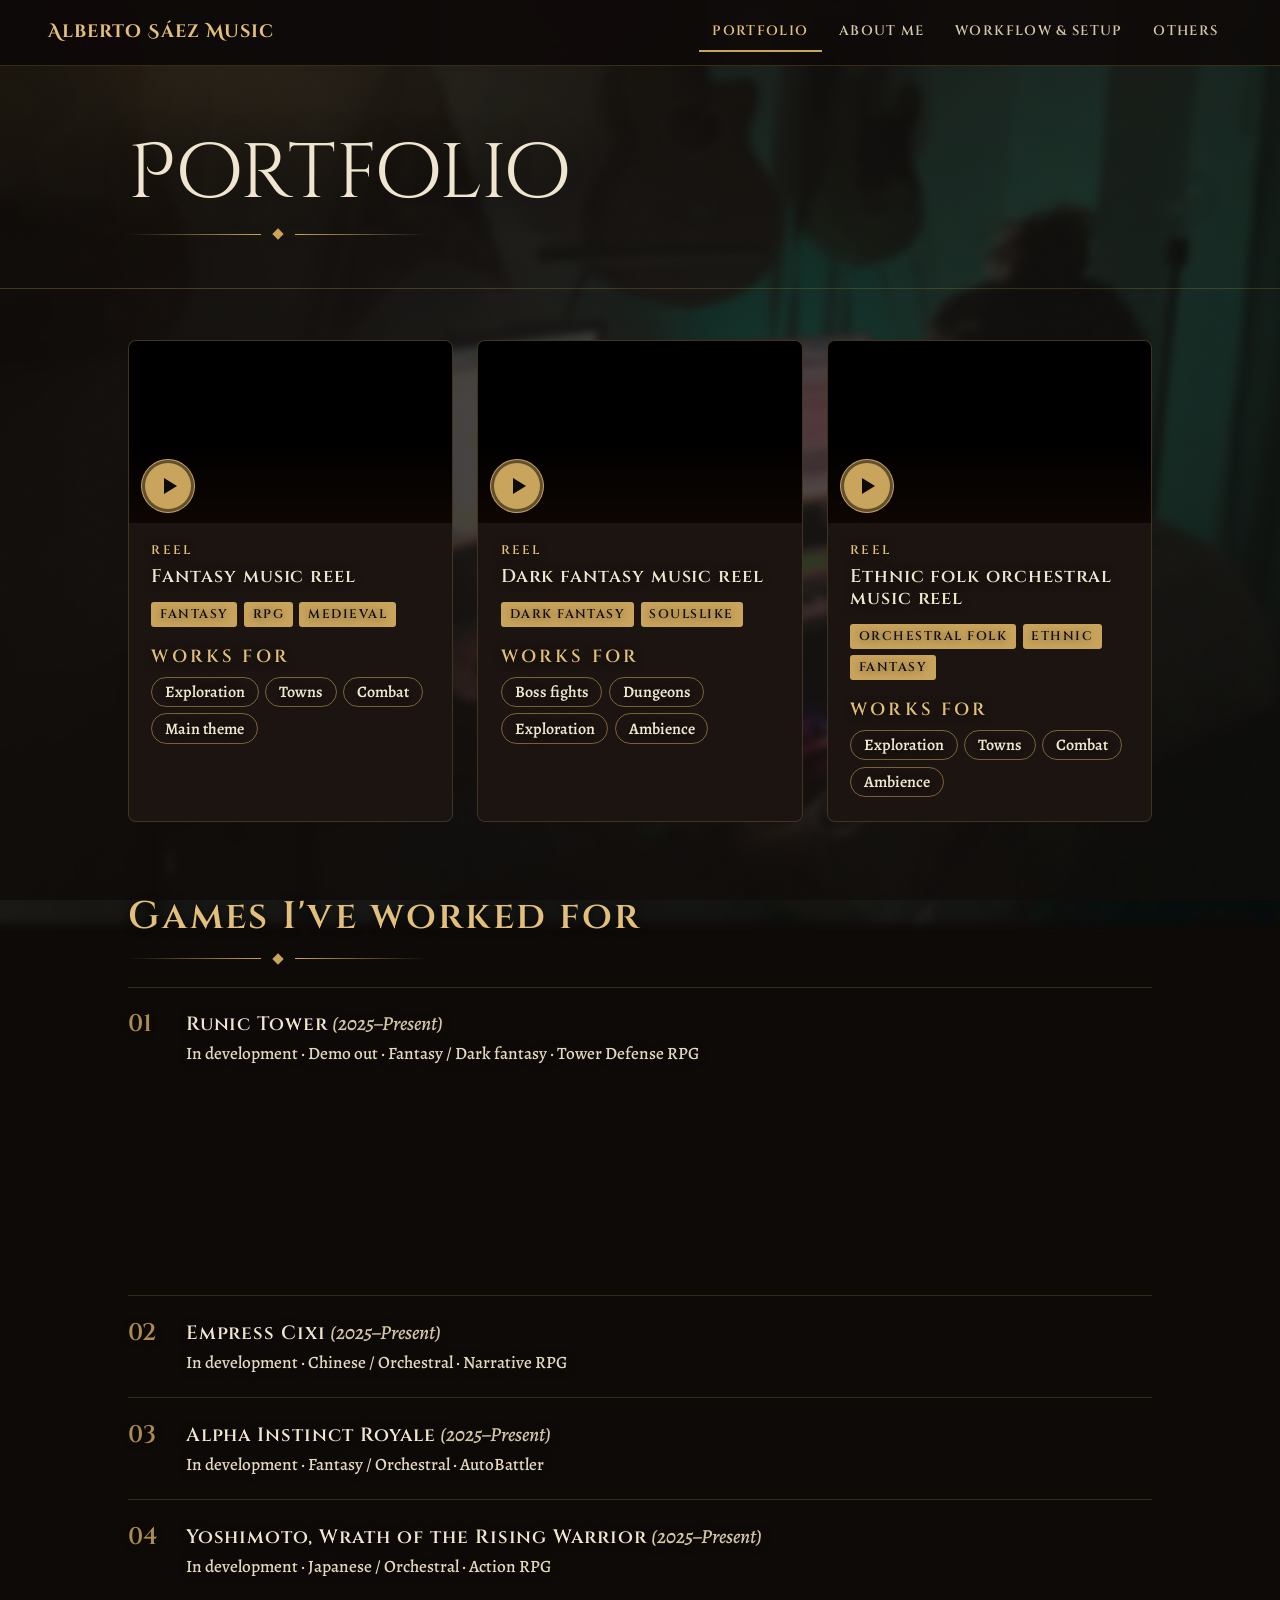
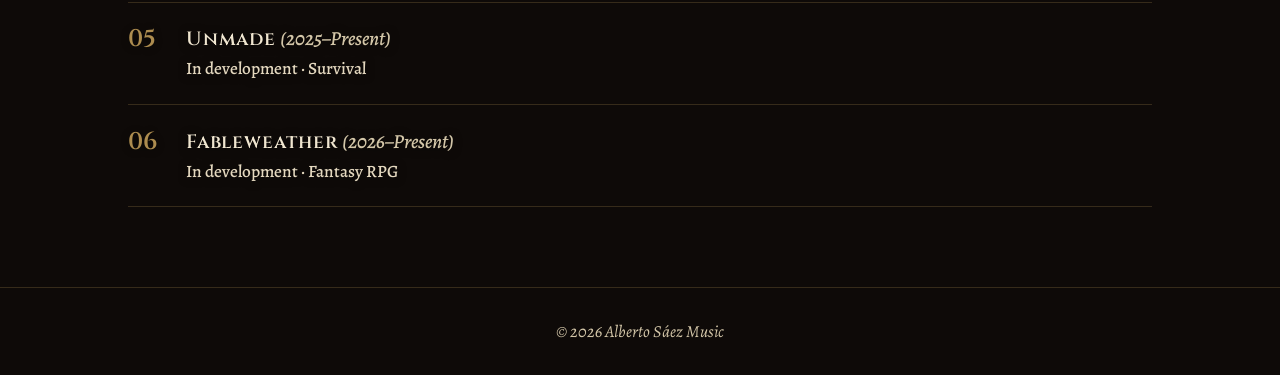
<file: index.html>
<!DOCTYPE html>
<html lang="en">
<head>
  <meta charset="UTF-8" />
  <meta name="viewport" content="width=device-width, initial-scale=1" />
  <title>Alberto Sáez Music | Fantasy &amp; Dark Fantasy Game Composer</title>
  <meta name="description" content="Portfolio of Alberto Sáez, composer of fantasy, dark fantasy and orchestral music for videogames and RPGs. Listen to his reels and see the games he has worked on." />
  <meta name="robots" content="index, follow, max-image-preview:large, max-snippet:-1, max-video-preview:-1" />
  <link rel="canonical" href="https://albertosaezmusic.netlify.app/" />
  <meta name="author" content="Alberto Sáez" />
  <meta name="theme-color" content="#120d0a" />
  <link rel="icon" href="/favicon.ico" sizes="48x48" />
  <link rel="icon" type="image/png" sizes="32x32" href="/favicon-32.png" />
  <link rel="icon" type="image/png" sizes="192x192" href="/favicon-192.png" />
  <link rel="apple-touch-icon" href="/apple-touch-icon.png" />
  <meta property="og:type" content="website" />
  <meta property="og:site_name" content="Alberto Sáez Music" />
  <meta property="og:locale" content="en_US" />
  <meta property="og:title" content="Alberto Sáez Music | Fantasy &amp; Dark Fantasy Game Composer" />
  <meta property="og:description" content="Portfolio of Alberto Sáez, composer of fantasy, dark fantasy and orchestral music for videogames and RPGs. Listen to his reels and see the games he has worked on." />
  <meta property="og:url" content="https://albertosaezmusic.netlify.app/" />
  <meta property="og:image" content="https://albertosaezmusic.netlify.app/social-share.jpg" />
  <meta property="og:image:width" content="1200" />
  <meta property="og:image:height" content="630" />
  <meta property="og:image:alt" content="Alberto Sáez Music, composer of music for videogames: studio with two monitors running Cubase" />
  <meta name="twitter:card" content="summary_large_image" />
  <meta name="twitter:title" content="Alberto Sáez Music | Fantasy &amp; Dark Fantasy Game Composer" />
  <meta name="twitter:description" content="Portfolio of Alberto Sáez, composer of fantasy, dark fantasy and orchestral music for videogames and RPGs. Listen to his reels and see the games he has worked on." />
  <meta name="twitter:image" content="https://albertosaezmusic.netlify.app/social-share.jpg" />
  <script type="application/ld+json">{"@context": "https://schema.org", "@graph": [{"@type": "WebSite", "@id": "https://albertosaezmusic.netlify.app/#website", "url": "https://albertosaezmusic.netlify.app/", "name": "Alberto Sáez Music", "inLanguage": "en", "publisher": {"@id": "https://albertosaezmusic.netlify.app/#person"}}, {"@type": "Person", "@id": "https://albertosaezmusic.netlify.app/#person", "name": "Alberto Sáez", "alternateName": "Alberto Sáez Music", "jobTitle": "Composer", "description": "Composer · Music for videogames, RPGs, D&D campaigns and fantasy worlds.", "url": "https://albertosaezmusic.netlify.app/", "image": "https://albertosaezmusic.netlify.app/social-share.jpg", "sameAs": ["https://www.youtube.com/@alberthormusicyt"], "knowsAbout": ["Video game music", "Orchestral music", "Fantasy music", "Dark fantasy music", "Ethnic orchestral music", "RPG soundtracks"], "address": {"@type": "PostalAddress", "addressLocality": "Valencia", "addressCountry": "ES"}}, {"@type": "CollectionPage", "@id": "https://albertosaezmusic.netlify.app/#webpage", "url": "https://albertosaezmusic.netlify.app/", "name": "Alberto Sáez Music | Fantasy & Dark Fantasy Game Composer", "description": "Portfolio of Alberto Sáez, composer of fantasy, dark fantasy and orchestral music for videogames and RPGs. Listen to his reels and see the games he has worked on.", "inLanguage": "en", "isPartOf": {"@id": "https://albertosaezmusic.netlify.app/#website"}, "primaryImageOfPage": {"@type": "ImageObject", "url": "https://albertosaezmusic.netlify.app/social-share.jpg"}, "about": {"@id": "https://albertosaezmusic.netlify.app/#person"}}]}</script>
  <link rel="preconnect" href="https://fonts.googleapis.com" />
  <link rel="preconnect" href="https://fonts.gstatic.com" crossorigin />
  <link href="https://fonts.googleapis.com/css2?family=Cinzel:wght@400;600;700&family=Cinzel+Decorative:wght@400;700&family=Alegreya:ital,wght@0,500;0,700;1,500&display=swap" rel="stylesheet" />
  <link rel="stylesheet" href="/styles.css" />
  <script>(function(){var m={"#about":"/about/","#workflow":"/workflow-setup/","#setup":"/workflow-setup/","#others":"/others/"}[location.hash];if(m)location.replace(m);})();</script>
</head>
<body data-page="portfolio">
  
  <a class="skip" href="#view">Skip to content</a>
  <header class="site-header">
    <a class="brand" href="/" id="brand">Alberto Sáez Music</a>
    <button class="menu-toggle" id="menu-toggle" type="button" aria-expanded="false" aria-controls="tabs" aria-label="Open menu">
      <svg viewBox="0 0 24 24" width="22" height="22" fill="none" stroke="currentColor" stroke-width="2" stroke-linecap="round" aria-hidden="true"><path d="M4 7h16M4 12h16M4 17h16"/></svg>
      <span>Menu</span>
    </button>
    <nav class="tabs" id="tabs" aria-label="Main"><a href="/" role="link" class="active" aria-current="page">Portfolio</a><a href="/about/" role="link">About me</a><a href="/workflow-setup/" role="link">Workflow &amp; setup</a><a href="/others/" role="link">Others</a></nav>
  </header>

  <main id="view" tabindex="-1" class="fade">
        <header class="page-head"><div class="wrap"><h1>Portfolio</h1><div class="divider"><i></i></div></div></header>
        <div class="page-body wrap">
          <div class="grid">
              <article class="card reveal">
                
      <div class="video" data-src="https://www.youtube-nocookie.com/embed/GeT0c5qNSCM?autoplay=1&amp;rel=0" data-title="Fantasy music reel" style="background-image:url('https://i.ytimg.com/vi/GeT0c5qNSCM/hqdefault.jpg')">
        <button class="play" aria-label="Play: Fantasy music reel"><span></span></button>
        
      </div>
                <div class="card-body">
                  <div class="meta">Reel</div>
                  <h3>Fantasy music reel</h3>
                  
                  <ul class="tags"><li>Fantasy</li><li>RPG</li><li>Medieval</li></ul><p class="scenes-label">Works for</p><ul class="scenes"><li>Exploration</li><li>Towns</li><li>Combat</li><li>Main theme</li></ul>
                </div>
              </article>
              <article class="card reveal">
                
      <div class="video" data-src="https://www.youtube-nocookie.com/embed/FkpJXVGJLyg?autoplay=1&amp;rel=0" data-title="Dark fantasy music reel" style="background-image:url('https://i.ytimg.com/vi/FkpJXVGJLyg/hqdefault.jpg')">
        <button class="play" aria-label="Play: Dark fantasy music reel"><span></span></button>
        
      </div>
                <div class="card-body">
                  <div class="meta">Reel</div>
                  <h3>Dark fantasy music reel</h3>
                  
                  <ul class="tags"><li>Dark fantasy</li><li>Soulslike</li></ul><p class="scenes-label">Works for</p><ul class="scenes"><li>Boss fights</li><li>Dungeons</li><li>Exploration</li><li>Ambience</li></ul>
                </div>
              </article>
              <article class="card reveal">
                
      <div class="video" data-src="https://www.youtube-nocookie.com/embed/6d-F4CULG8w?autoplay=1&amp;rel=0" data-title="Ethnic folk orchestral music reel" style="background-image:url('https://i.ytimg.com/vi/6d-F4CULG8w/hqdefault.jpg')">
        <button class="play" aria-label="Play: Ethnic folk orchestral music reel"><span></span></button>
        
      </div>
                <div class="card-body">
                  <div class="meta">Reel</div>
                  <h3>Ethnic folk orchestral music reel</h3>
                  
                  <ul class="tags"><li>Orchestral folk</li><li>Ethnic</li><li>Fantasy</li></ul><p class="scenes-label">Works for</p><ul class="scenes"><li>Exploration</li><li>Towns</li><li>Combat</li><li>Ambience</li></ul>
                </div>
              </article></div>
          
      <section class="games">
        <h2>Games I've worked for</h2><div class="divider"><i></i></div>
        <ol class="gamelist">
          <li class="reveal">
                <p class="g-line"><strong>Runic Tower</strong> <span class="g-years">(2025–Present)</span></p>
                <p class="g-meta">In development · Demo out · Fantasy / Dark fantasy · Tower Defense RPG</p>
                <div class="steam-wrap"><iframe class="steam" src="https://store.steampowered.com/widget/3949420/" title="Runic Tower on Steam" loading="lazy" frameborder="0" width="646" height="190"></iframe></div>
              </li><li class="reveal">
                <p class="g-line"><strong>Empress Cixi</strong> <span class="g-years">(2025–Present)</span></p>
                <p class="g-meta">In development · Chinese / Orchestral · Narrative RPG</p>
                
              </li><li class="reveal">
                <p class="g-line"><strong>Alpha Instinct Royale</strong> <span class="g-years">(2025–Present)</span></p>
                <p class="g-meta">In development · Fantasy / Orchestral · AutoBattler</p>
                
              </li><li class="reveal">
                <p class="g-line"><strong>Yoshimoto, Wrath of the Rising Warrior</strong> <span class="g-years">(2025–Present)</span></p>
                <p class="g-meta">In development · Japanese / Orchestral · Action RPG</p>
                
              </li><li class="reveal">
                <p class="g-line"><strong>Unmade</strong> <span class="g-years">(2025–Present)</span></p>
                <p class="g-meta">In development · Survival</p>
                
              </li><li class="reveal">
                <p class="g-line"><strong>Fableweather</strong> <span class="g-years">(2026–Present)</span></p>
                <p class="g-meta">In development · Fantasy RPG</p>
                
              </li>
        </ol>
      </section>
        </div></main>

  <footer class="site-footer"><span id="footer-text">© 2026 Alberto Sáez Music</span></footer>
  <button type="button" class="to-top" id="to-top" aria-label="Back to top"><svg viewBox="0 0 24 24" width="22" height="22" fill="none" stroke="currentColor" stroke-width="2" stroke-linecap="round" stroke-linejoin="round" aria-hidden="true"><path d="M6 15l6-6 6 6"/></svg></button>

  <script src="/site.js" defer></script>
  
  
</body>
</html>
</file>
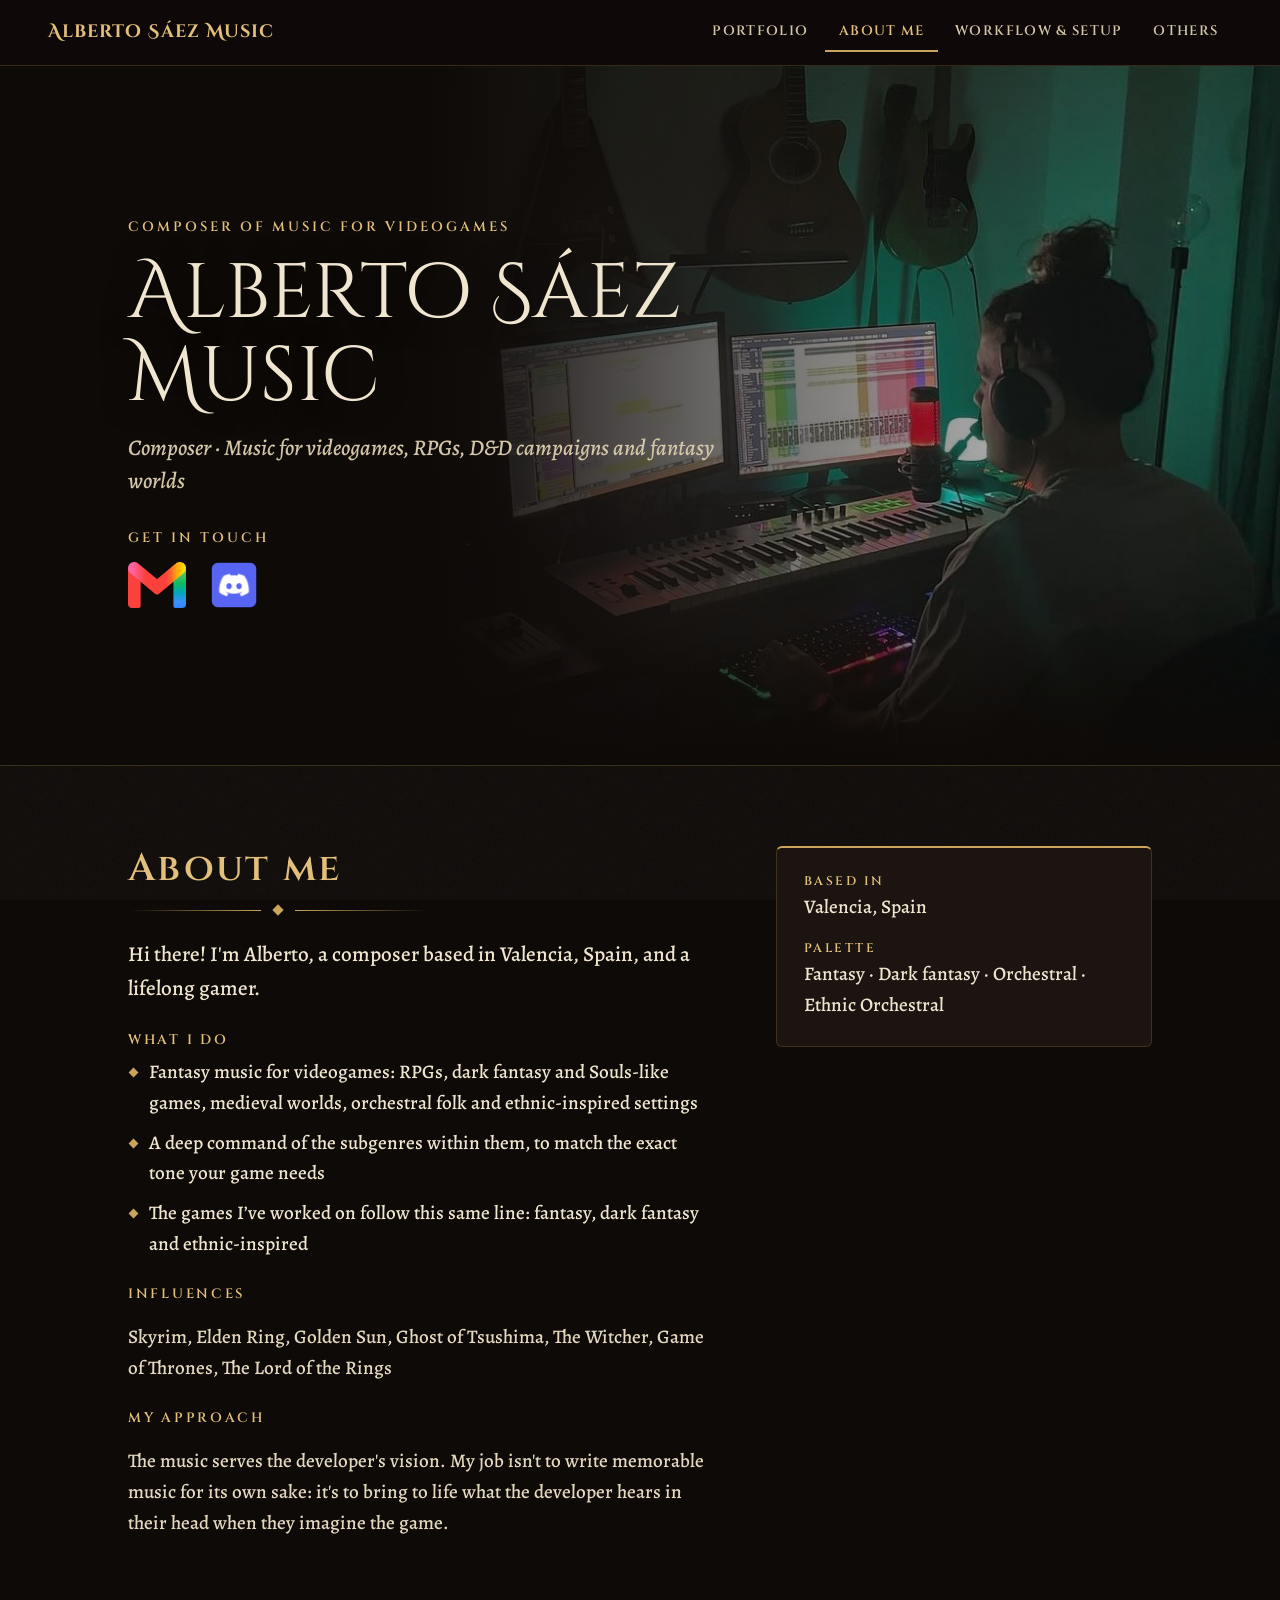
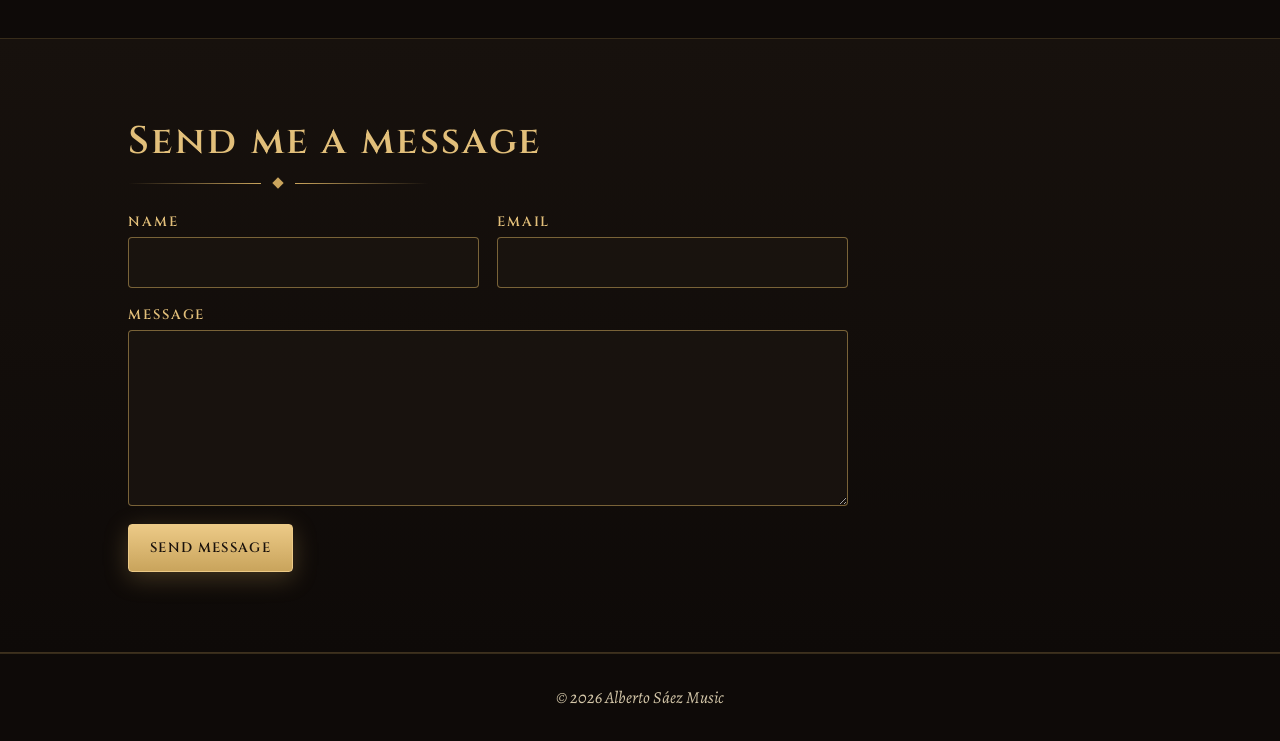
<file: about/index.html>
<!DOCTYPE html>
<html lang="en">
<head>
  <meta charset="UTF-8" />
  <meta name="viewport" content="width=device-width, initial-scale=1" />
  <title>About Alberto Sáez | Composer of Music for Videogames</title>
  <meta name="description" content="Alberto Sáez is a composer based in Valencia, Spain, writing orchestral music with fantasy and ethnic touches for videogames, RPGs and D&amp;D campaigns." />
  <meta name="robots" content="index, follow, max-image-preview:large, max-snippet:-1, max-video-preview:-1" />
  <link rel="canonical" href="https://albertosaezmusic.netlify.app/about/" />
  <meta name="author" content="Alberto Sáez" />
  <meta name="theme-color" content="#120d0a" />
  <link rel="icon" href="/favicon.ico" sizes="48x48" />
  <link rel="icon" type="image/png" sizes="32x32" href="/favicon-32.png" />
  <link rel="icon" type="image/png" sizes="192x192" href="/favicon-192.png" />
  <link rel="apple-touch-icon" href="/apple-touch-icon.png" />
  <meta property="og:type" content="website" />
  <meta property="og:site_name" content="Alberto Sáez Music" />
  <meta property="og:locale" content="en_US" />
  <meta property="og:title" content="About Alberto Sáez | Composer of Music for Videogames" />
  <meta property="og:description" content="Alberto Sáez is a composer based in Valencia, Spain, writing orchestral music with fantasy and ethnic touches for videogames, RPGs and D&amp;D campaigns." />
  <meta property="og:url" content="https://albertosaezmusic.netlify.app/about/" />
  <meta property="og:image" content="https://albertosaezmusic.netlify.app/social-share.jpg" />
  <meta property="og:image:width" content="1200" />
  <meta property="og:image:height" content="630" />
  <meta property="og:image:alt" content="Alberto Sáez Music, composer of music for videogames: studio with two monitors running Cubase" />
  <meta name="twitter:card" content="summary_large_image" />
  <meta name="twitter:title" content="About Alberto Sáez | Composer of Music for Videogames" />
  <meta name="twitter:description" content="Alberto Sáez is a composer based in Valencia, Spain, writing orchestral music with fantasy and ethnic touches for videogames, RPGs and D&amp;D campaigns." />
  <meta name="twitter:image" content="https://albertosaezmusic.netlify.app/social-share.jpg" />
  <script type="application/ld+json">{"@context": "https://schema.org", "@graph": [{"@type": "WebSite", "@id": "https://albertosaezmusic.netlify.app/#website", "url": "https://albertosaezmusic.netlify.app/", "name": "Alberto Sáez Music", "inLanguage": "en", "publisher": {"@id": "https://albertosaezmusic.netlify.app/#person"}}, {"@type": "Person", "@id": "https://albertosaezmusic.netlify.app/#person", "name": "Alberto Sáez", "alternateName": "Alberto Sáez Music", "jobTitle": "Composer", "description": "Composer · Music for videogames, RPGs, D&D campaigns and fantasy worlds.", "url": "https://albertosaezmusic.netlify.app/", "image": "https://albertosaezmusic.netlify.app/social-share.jpg", "sameAs": ["https://www.youtube.com/@alberthormusicyt"], "knowsAbout": ["Video game music", "Orchestral music", "Fantasy music", "Dark fantasy music", "Ethnic orchestral music", "RPG soundtracks"], "address": {"@type": "PostalAddress", "addressLocality": "Valencia", "addressCountry": "ES"}}, {"@type": "ProfilePage", "@id": "https://albertosaezmusic.netlify.app/about/#webpage", "url": "https://albertosaezmusic.netlify.app/about/", "name": "About Alberto Sáez | Composer of Music for Videogames", "description": "Alberto Sáez is a composer based in Valencia, Spain, writing orchestral music with fantasy and ethnic touches for videogames, RPGs and D&D campaigns.", "inLanguage": "en", "isPartOf": {"@id": "https://albertosaezmusic.netlify.app/#website"}, "primaryImageOfPage": {"@type": "ImageObject", "url": "https://albertosaezmusic.netlify.app/social-share.jpg"}, "mainEntity": {"@id": "https://albertosaezmusic.netlify.app/#person"}}, {"@type": "BreadcrumbList", "itemListElement": [{"@type": "ListItem", "position": 1, "name": "Home", "item": "https://albertosaezmusic.netlify.app/"}, {"@type": "ListItem", "position": 2, "name": "About Alberto Sáez", "item": "https://albertosaezmusic.netlify.app/about/"}]}]}</script>
  <link rel="preconnect" href="https://fonts.googleapis.com" />
  <link rel="preconnect" href="https://fonts.gstatic.com" crossorigin />
  <link href="https://fonts.googleapis.com/css2?family=Cinzel:wght@400;600;700&family=Cinzel+Decorative:wght@400;700&family=Alegreya:ital,wght@0,500;0,700;1,500&display=swap" rel="stylesheet" />
  <link rel="stylesheet" href="/styles.css" />
  
</head>
<body data-page="about">
  
  <a class="skip" href="#view">Skip to content</a>
  <header class="site-header">
    <a class="brand" href="/" id="brand">Alberto Sáez Music</a>
    <button class="menu-toggle" id="menu-toggle" type="button" aria-expanded="false" aria-controls="tabs" aria-label="Open menu">
      <svg viewBox="0 0 24 24" width="22" height="22" fill="none" stroke="currentColor" stroke-width="2" stroke-linecap="round" aria-hidden="true"><path d="M4 7h16M4 12h16M4 17h16"/></svg>
      <span>Menu</span>
    </button>
    <nav class="tabs" id="tabs" aria-label="Main"><a href="/" role="link">Portfolio</a><a href="/about/" role="link" class="active" aria-current="page">About me</a><a href="/workflow-setup/" role="link">Workflow &amp; setup</a><a href="/others/" role="link">Others</a></nav>
  </header>

  <main id="view" tabindex="-1" class="fade">
        <section class="hero">
          <div class="hero-media" aria-hidden="true"></div>
          <div class="hero-inner wrap">
            <p class="eyebrow">Composer of music for videogames</p>
            <h1>Alberto Sáez Music</h1>
            <p class="lead">Composer · Music for videogames, RPGs, D&amp;D campaigns and fantasy worlds</p>
            <div class="contact">
              <p class="eyebrow">Get in touch</p>
              <div class="badges"><a class="badge" href="mailto:albertosaezcastillo@gmail.com" aria-label="Gmail" title="Gmail"><img class="ico logo" src="/img/gmail.png" alt="" data-type="mail"></a><a class="badge" href="https://discord.com/users/431526710006120460" target="_blank" rel="noopener" aria-label="Discord · alberthor350" title="Discord · alberthor350"><img class="ico logo" src="/img/discord.png" alt="" data-type="chat"></a></div>
            </div>
          </div>
        </section>

        <section class="band">
          <div class="wrap two-col">
            <div class="about-text reveal">
              <h2>About me</h2><div class="divider"><i></i></div>
              <p class="about-intro">Hi there! I'm Alberto, a composer based in Valencia, Spain, and a lifelong gamer.</p>
              <h3 class="ab-label">What I do</h3><ul class="ab-list"><li>Fantasy music for videogames: RPGs, dark fantasy and Souls-like games, medieval worlds, orchestral folk and ethnic-inspired settings</li><li>A deep command of the subgenres within them, to match the exact tone your game needs</li><li>The games I’ve worked on follow this same line: fantasy, dark fantasy and ethnic-inspired</li></ul><h3 class="ab-label">Influences</h3><p>Skyrim, Elden Ring, Golden Sun, Ghost of Tsushima, The Witcher, Game of Thrones, The Lord of the Rings</p><h3 class="ab-label">My approach</h3><p>The music serves the developer's vision. My job isn't to write memorable music for its own sake: it's to bring to life what the developer hears in their head when they imagine the game.</p>
            </div>
            <aside class="glance reveal"><dl><div><dt>Based in</dt><dd>Valencia, Spain</dd></div><div><dt>Palette</dt><dd>Fantasy · Dark fantasy · Orchestral · Ethnic Orchestral</dd></div></dl></aside>
          </div>
        </section>


        <section class="band alt" id="contact-form">
          <div class="wrap">
            <h2>Send me a message</h2><div class="divider"><i></i></div>
            <form class="contact-form reveal" name="contact" method="POST" action="/thanks/" data-netlify="true" netlify-honeypot="bot-field">
              <input type="hidden" name="form-name" value="contact">
              <p class="hp" aria-hidden="true"><label>Don't fill this out: <input name="bot-field" tabindex="-1" autocomplete="off"></label></p>
              <div class="f-row">
                <label>Name<input type="text" name="name" required="" autocomplete="name"></label>
                <label>Email<input type="email" name="email" required="" autocomplete="email"></label>
              </div>
              <label>Message<textarea name="message" rows="6" required=""></textarea></label>
              <button type="submit" class="linkbtn primary">Send message</button>
            </form>
          </div>
        </section>

        </main>

  <footer class="site-footer"><span id="footer-text">© 2026 Alberto Sáez Music</span></footer>
  <button type="button" class="to-top" id="to-top" aria-label="Back to top"><svg viewBox="0 0 24 24" width="22" height="22" fill="none" stroke="currentColor" stroke-width="2" stroke-linecap="round" stroke-linejoin="round" aria-hidden="true"><path d="M6 15l6-6 6 6"/></svg></button>

  <script src="/site.js" defer></script>
  
  
</body>
</html>
</file>
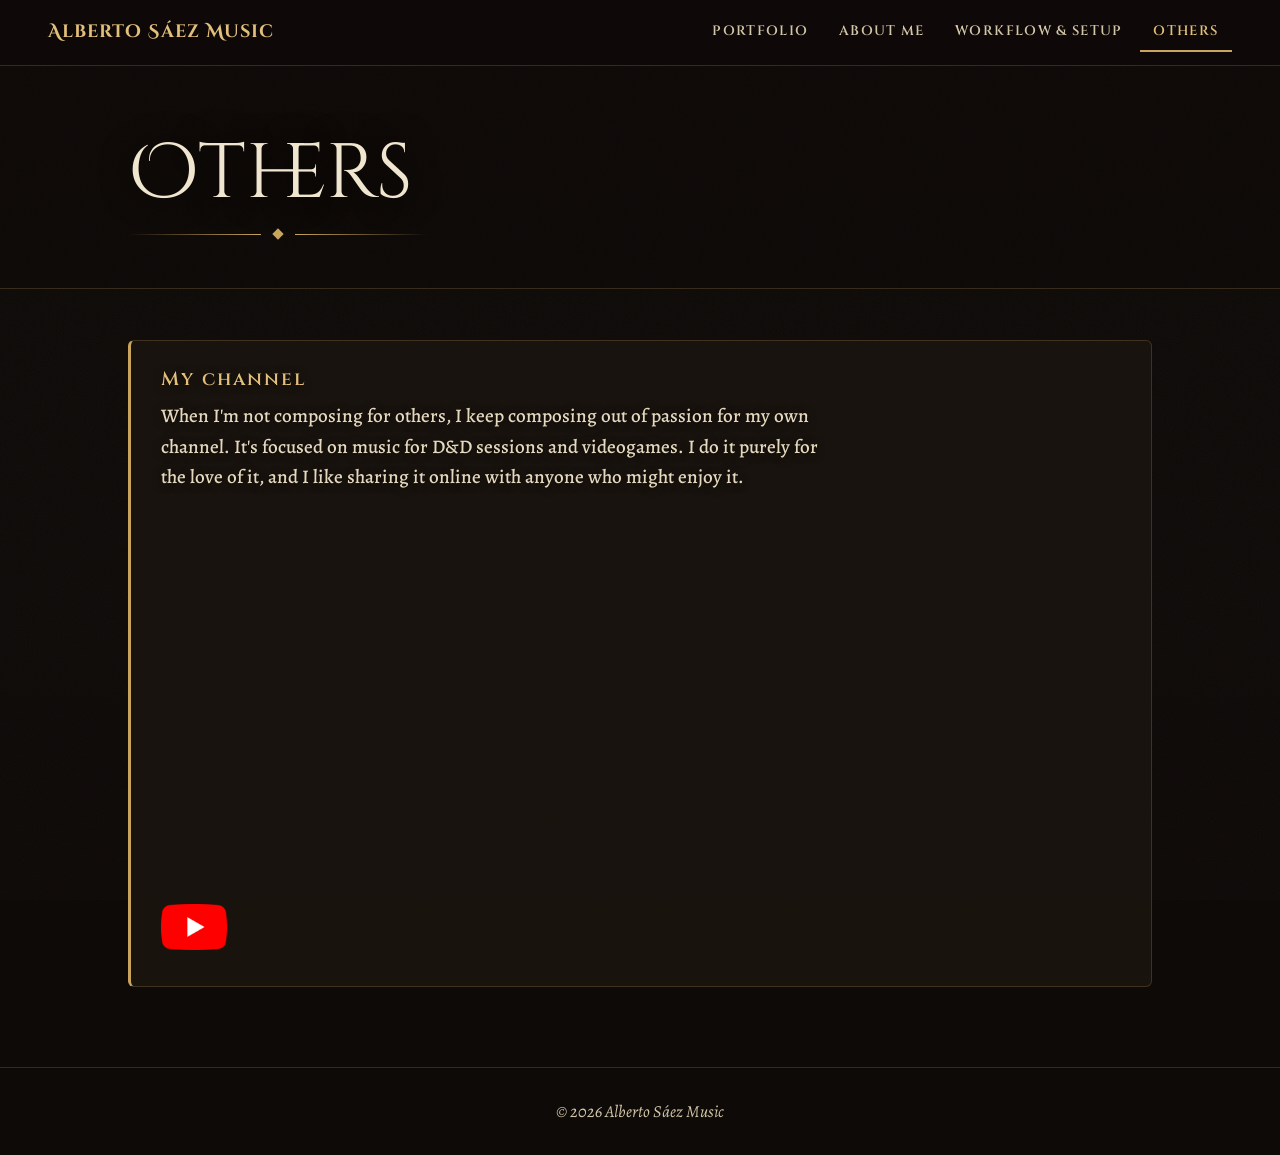
<file: others/index.html>
<!DOCTYPE html>
<html lang="en">
<head>
  <meta charset="UTF-8" />
  <meta name="viewport" content="width=device-width, initial-scale=1" />
  <title>My Channel: D&amp;D and Game Music | Alberto Sáez Music</title>
  <meta name="description" content="Music for D&amp;D sessions and videogames composed out of passion by Alberto Sáez. Listen on Spotify and follow the YouTube channel." />
  <meta name="robots" content="index, follow, max-image-preview:large, max-snippet:-1, max-video-preview:-1" />
  <link rel="canonical" href="https://albertosaezmusic.netlify.app/others/" />
  <meta name="author" content="Alberto Sáez" />
  <meta name="theme-color" content="#120d0a" />
  <link rel="icon" href="/favicon.ico" sizes="48x48" />
  <link rel="icon" type="image/png" sizes="32x32" href="/favicon-32.png" />
  <link rel="icon" type="image/png" sizes="192x192" href="/favicon-192.png" />
  <link rel="apple-touch-icon" href="/apple-touch-icon.png" />
  <meta property="og:type" content="website" />
  <meta property="og:site_name" content="Alberto Sáez Music" />
  <meta property="og:locale" content="en_US" />
  <meta property="og:title" content="My Channel: D&amp;D and Game Music | Alberto Sáez Music" />
  <meta property="og:description" content="Music for D&amp;D sessions and videogames composed out of passion by Alberto Sáez. Listen on Spotify and follow the YouTube channel." />
  <meta property="og:url" content="https://albertosaezmusic.netlify.app/others/" />
  <meta property="og:image" content="https://albertosaezmusic.netlify.app/social-share.jpg" />
  <meta property="og:image:width" content="1200" />
  <meta property="og:image:height" content="630" />
  <meta property="og:image:alt" content="Alberto Sáez Music, composer of music for videogames: studio with two monitors running Cubase" />
  <meta name="twitter:card" content="summary_large_image" />
  <meta name="twitter:title" content="My Channel: D&amp;D and Game Music | Alberto Sáez Music" />
  <meta name="twitter:description" content="Music for D&amp;D sessions and videogames composed out of passion by Alberto Sáez. Listen on Spotify and follow the YouTube channel." />
  <meta name="twitter:image" content="https://albertosaezmusic.netlify.app/social-share.jpg" />
  <script type="application/ld+json">{"@context": "https://schema.org", "@graph": [{"@type": "WebSite", "@id": "https://albertosaezmusic.netlify.app/#website", "url": "https://albertosaezmusic.netlify.app/", "name": "Alberto Sáez Music", "inLanguage": "en", "publisher": {"@id": "https://albertosaezmusic.netlify.app/#person"}}, {"@type": "Person", "@id": "https://albertosaezmusic.netlify.app/#person", "name": "Alberto Sáez", "alternateName": "Alberto Sáez Music", "jobTitle": "Composer", "description": "Composer · Music for videogames, RPGs, D&D campaigns and fantasy worlds.", "url": "https://albertosaezmusic.netlify.app/", "image": "https://albertosaezmusic.netlify.app/social-share.jpg", "sameAs": ["https://www.youtube.com/@alberthormusicyt"], "knowsAbout": ["Video game music", "Orchestral music", "Fantasy music", "Dark fantasy music", "Ethnic orchestral music", "RPG soundtracks"], "address": {"@type": "PostalAddress", "addressLocality": "Valencia", "addressCountry": "ES"}}, {"@type": "WebPage", "@id": "https://albertosaezmusic.netlify.app/others/#webpage", "url": "https://albertosaezmusic.netlify.app/others/", "name": "My Channel: D&D and Game Music | Alberto Sáez Music", "description": "Music for D&D sessions and videogames composed out of passion by Alberto Sáez. Listen on Spotify and follow the YouTube channel.", "inLanguage": "en", "isPartOf": {"@id": "https://albertosaezmusic.netlify.app/#website"}, "primaryImageOfPage": {"@type": "ImageObject", "url": "https://albertosaezmusic.netlify.app/social-share.jpg"}, "about": {"@id": "https://albertosaezmusic.netlify.app/#person"}}, {"@type": "BreadcrumbList", "itemListElement": [{"@type": "ListItem", "position": 1, "name": "Home", "item": "https://albertosaezmusic.netlify.app/"}, {"@type": "ListItem", "position": 2, "name": "My Channel: D&D and Game Music", "item": "https://albertosaezmusic.netlify.app/others/"}]}]}</script>
  <link rel="preconnect" href="https://fonts.googleapis.com" />
  <link rel="preconnect" href="https://fonts.gstatic.com" crossorigin />
  <link href="https://fonts.googleapis.com/css2?family=Cinzel:wght@400;600;700&family=Cinzel+Decorative:wght@400;700&family=Alegreya:ital,wght@0,500;0,700;1,500&display=swap" rel="stylesheet" />
  <link rel="stylesheet" href="/styles.css" />
  
</head>
<body data-page="others">
  <div class="bg-slides" aria-hidden="true"><i></i><i></i></div>
  <a class="skip" href="#view">Skip to content</a>
  <header class="site-header">
    <a class="brand" href="/" id="brand">Alberto Sáez Music</a>
    <button class="menu-toggle" id="menu-toggle" type="button" aria-expanded="false" aria-controls="tabs" aria-label="Open menu">
      <svg viewBox="0 0 24 24" width="22" height="22" fill="none" stroke="currentColor" stroke-width="2" stroke-linecap="round" aria-hidden="true"><path d="M4 7h16M4 12h16M4 17h16"/></svg>
      <span>Menu</span>
    </button>
    <nav class="tabs" id="tabs" aria-label="Main"><a href="/" role="link">Portfolio</a><a href="/about/" role="link">About me</a><a href="/workflow-setup/" role="link">Workflow &amp; setup</a><a href="/others/" role="link" class="active" aria-current="page">Others</a></nav>
  </header>

  <main id="view" tabindex="-1" class="fade">
        <header class="page-head"><div class="wrap"><h1>Others</h1><div class="divider"><i></i></div></div></header>
        <div class="page-body wrap">
          <div class="blocks">
            
              <article class="panel reveal">
                <h3>My channel</h3>
                <p>When I'm not composing for others, I keep composing out of passion for my own channel. It's focused on music for D&amp;D sessions and videogames. I do it purely for the love of it, and I like sharing it online with anyone who might enjoy it.</p>
                
                <div class="embeds"><figure><iframe class="spotify" src="https://open.spotify.com/embed/playlist/5epBsql4YJGOV7UjGdF9d8?theme=0" title="Spotify" loading="lazy" width="100%" height="352" frameborder="0" allow="autoplay; clipboard-write; encrypted-media; fullscreen; picture-in-picture"></iframe></figure></div>
                <div class="badges"><a class="badge" href="https://www.youtube.com/@alberthormusicyt" target="_blank" rel="noopener" aria-label="YouTube" title="YouTube"><img class="ico logo" src="/img/youtube.png" alt="" data-type="play"></a></div>
              </article>
          </div>
        </div></main>

  <footer class="site-footer"><span id="footer-text">© 2026 Alberto Sáez Music</span></footer>
  <button type="button" class="to-top" id="to-top" aria-label="Back to top"><svg viewBox="0 0 24 24" width="22" height="22" fill="none" stroke="currentColor" stroke-width="2" stroke-linecap="round" stroke-linejoin="round" aria-hidden="true"><path d="M6 15l6-6 6 6"/></svg></button>

  <script src="/site.js" defer></script>
  
  
</body>
</html>
</file>
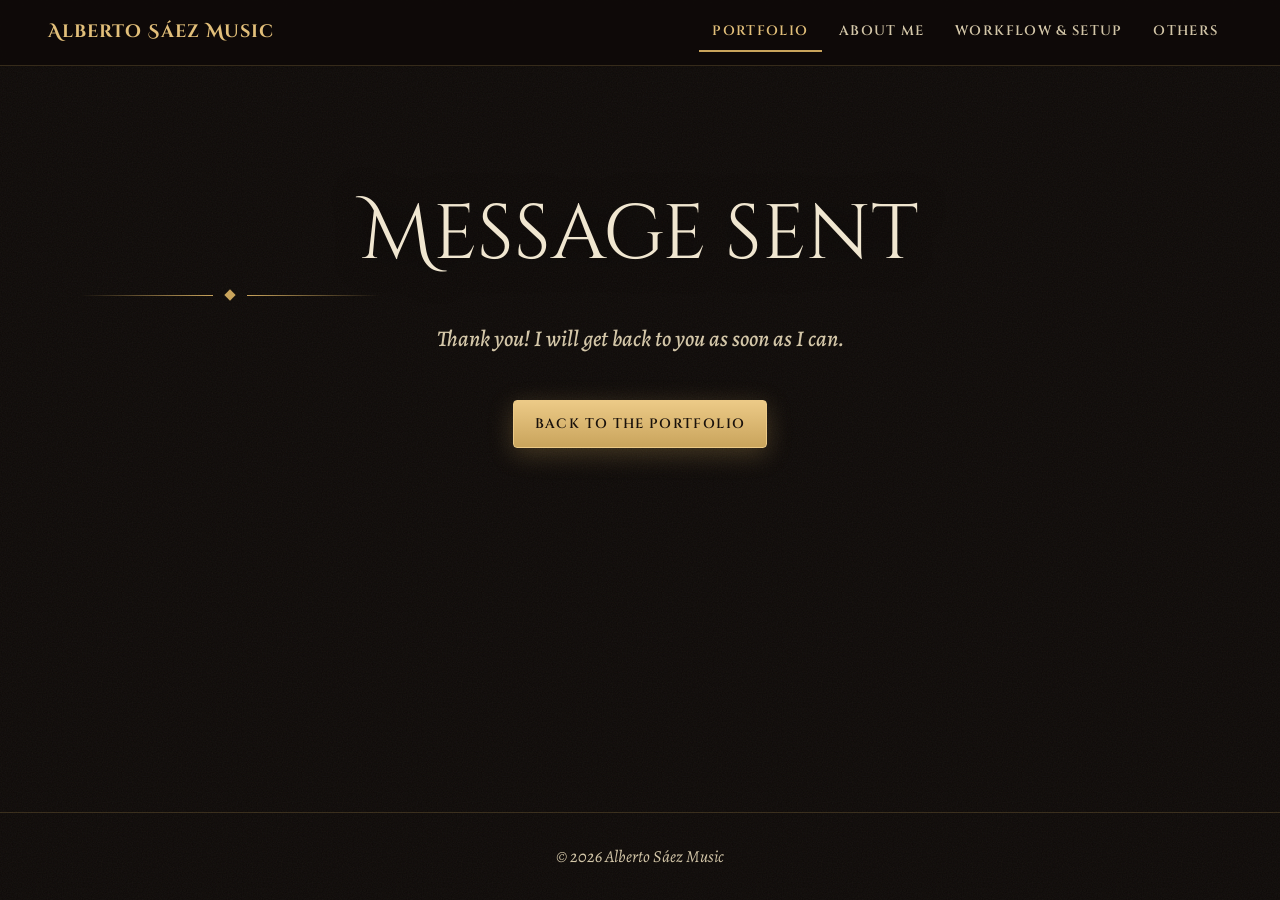
<file: thanks/index.html>
<!DOCTYPE html>
<html lang="en">
<head>
  <meta charset="UTF-8" />
  <meta name="viewport" content="width=device-width, initial-scale=1" />
  <title>Message sent | Alberto Sáez Music</title>
  <meta name="description" content="Message sent." />
  <meta name="robots" content="noindex, follow" />
  <link rel="canonical" href="https://albertosaezmusic.netlify.app/thanks/" />
  <meta name="author" content="Alberto Sáez" />
  <meta name="theme-color" content="#120d0a" />
  <link rel="icon" href="/favicon.ico" sizes="48x48" />
  <link rel="icon" type="image/png" sizes="32x32" href="/favicon-32.png" />
  <link rel="icon" type="image/png" sizes="192x192" href="/favicon-192.png" />
  <link rel="apple-touch-icon" href="/apple-touch-icon.png" />
  <meta property="og:type" content="website" />
  <meta property="og:site_name" content="Alberto Sáez Music" />
  <meta property="og:locale" content="en_US" />
  <meta property="og:title" content="Message sent | Alberto Sáez Music" />
  <meta property="og:description" content="Message sent." />
  <meta property="og:url" content="https://albertosaezmusic.netlify.app/thanks/" />
  <meta property="og:image" content="https://albertosaezmusic.netlify.app/social-share.jpg" />
  <meta property="og:image:width" content="1200" />
  <meta property="og:image:height" content="630" />
  <meta property="og:image:alt" content="Alberto Sáez Music, composer of music for videogames: studio with two monitors running Cubase" />
  <meta name="twitter:card" content="summary_large_image" />
  <meta name="twitter:title" content="Message sent | Alberto Sáez Music" />
  <meta name="twitter:description" content="Message sent." />
  <meta name="twitter:image" content="https://albertosaezmusic.netlify.app/social-share.jpg" />
  
  <link rel="preconnect" href="https://fonts.googleapis.com" />
  <link rel="preconnect" href="https://fonts.gstatic.com" crossorigin />
  <link href="https://fonts.googleapis.com/css2?family=Cinzel:wght@400;600;700&family=Cinzel+Decorative:wght@400;700&family=Alegreya:ital,wght@0,500;0,700;1,500&display=swap" rel="stylesheet" />
  <link rel="stylesheet" href="/styles.css" />
  <script>(function(){var m={"#about":"/about/","#workflow":"/workflow-setup/","#setup":"/workflow-setup/","#others":"/others/"}[location.hash];if(m)location.replace(m);})();</script>
</head>
<body data-page="about">
  
  <a class="skip" href="#view">Skip to content</a>
  <header class="site-header">
    <a class="brand" href="/" id="brand">Alberto Sáez Music</a>
    <button class="menu-toggle" id="menu-toggle" type="button" aria-expanded="false" aria-controls="tabs" aria-label="Open menu">
      <svg viewBox="0 0 24 24" width="22" height="22" fill="none" stroke="currentColor" stroke-width="2" stroke-linecap="round" aria-hidden="true"><path d="M4 7h16M4 12h16M4 17h16"/></svg>
      <span>Menu</span>
    </button>
    <nav class="tabs" id="tabs" aria-label="Main"><a href="/" role="link" class="active" aria-current="page">Portfolio</a><a href="/about/" role="link">About me</a><a href="/workflow-setup/" role="link">Workflow &amp; setup</a><a href="/others/" role="link">Others</a></nav>
  </header>

  <main id="view" tabindex="-1" class="fade"><section class="msg-page wrap"><h1>Message sent</h1><div class="divider"><i></i></div><p class="lead">Thank you! I will get back to you as soon as I can.</p><a class="linkbtn primary" href="/">Back to the portfolio</a></section></main>

  <footer class="site-footer"><span id="footer-text">© 2026 Alberto Sáez Music</span></footer>
  <button type="button" class="to-top" id="to-top" aria-label="Back to top"><svg viewBox="0 0 24 24" width="22" height="22" fill="none" stroke="currentColor" stroke-width="2" stroke-linecap="round" stroke-linejoin="round" aria-hidden="true"><path d="M6 15l6-6 6 6"/></svg></button>

  <script src="/site.js" defer></script>
  
  
</body>
</html>
</file>
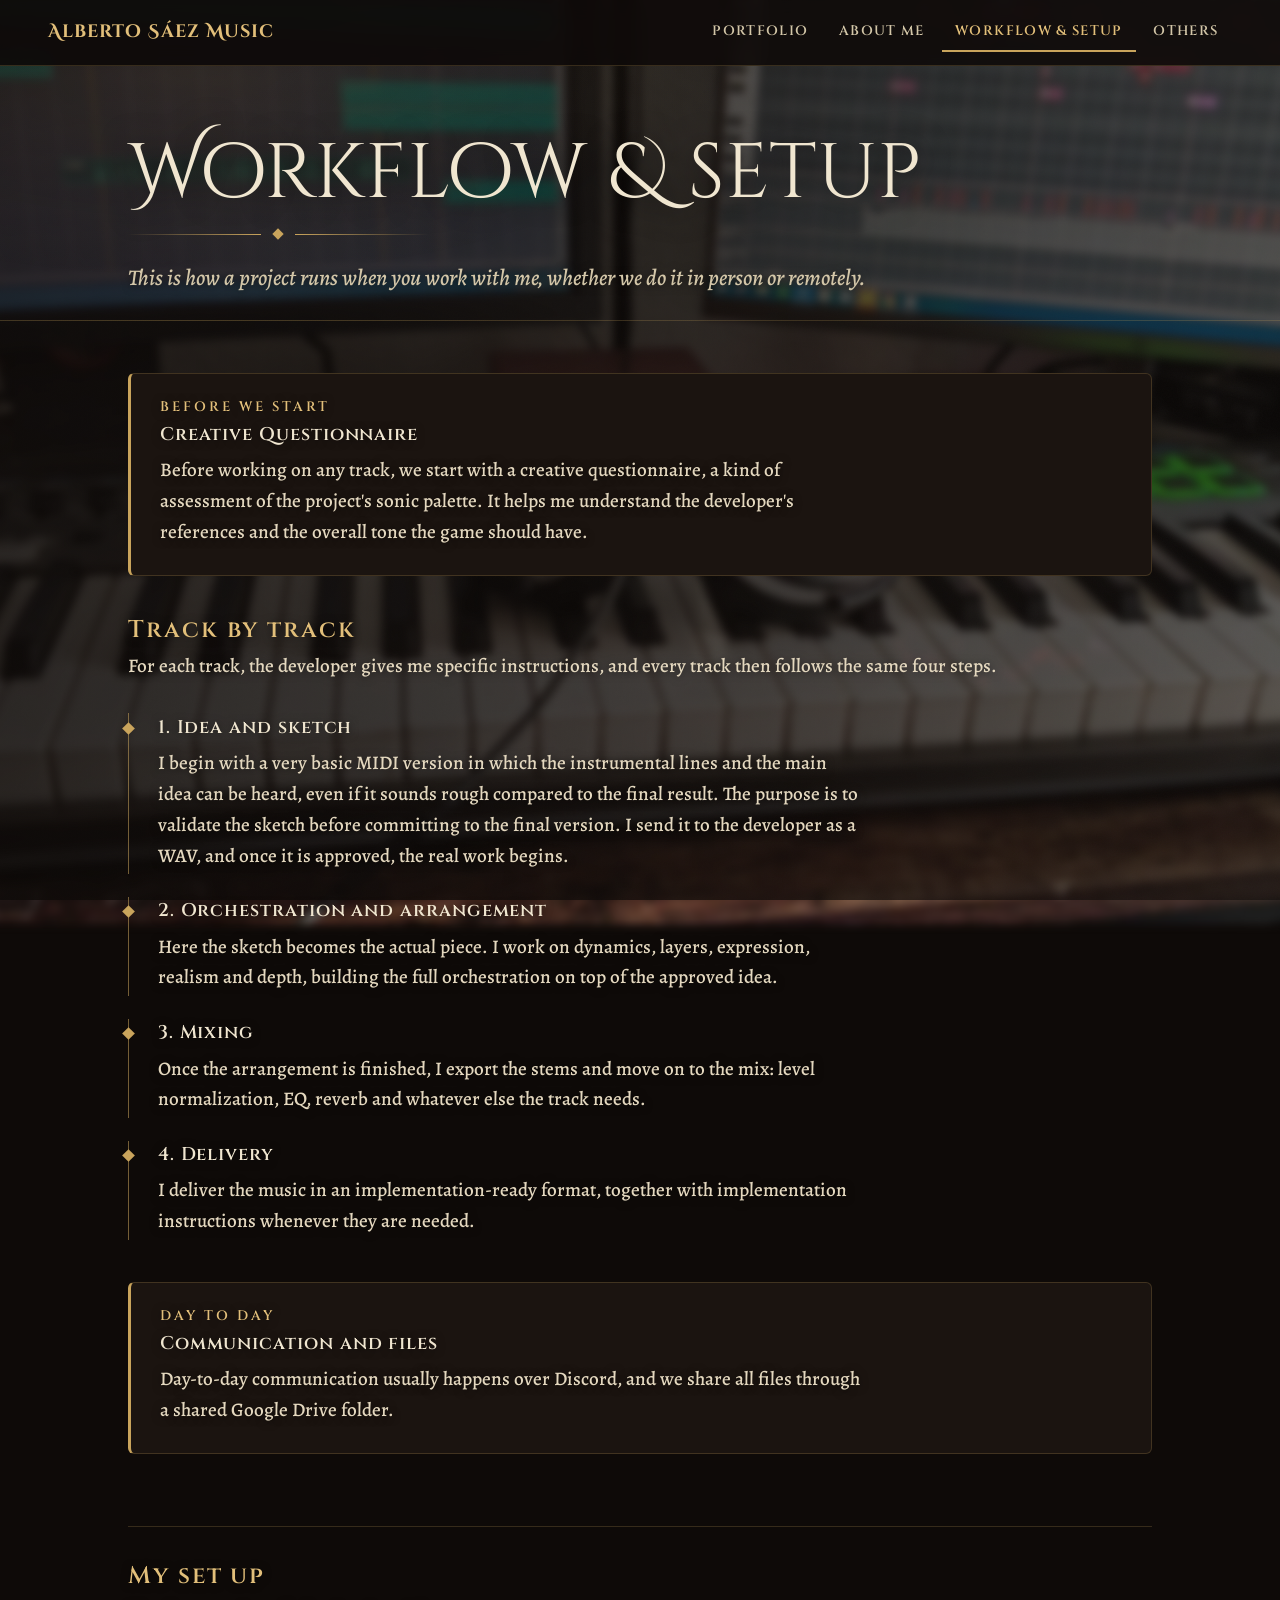
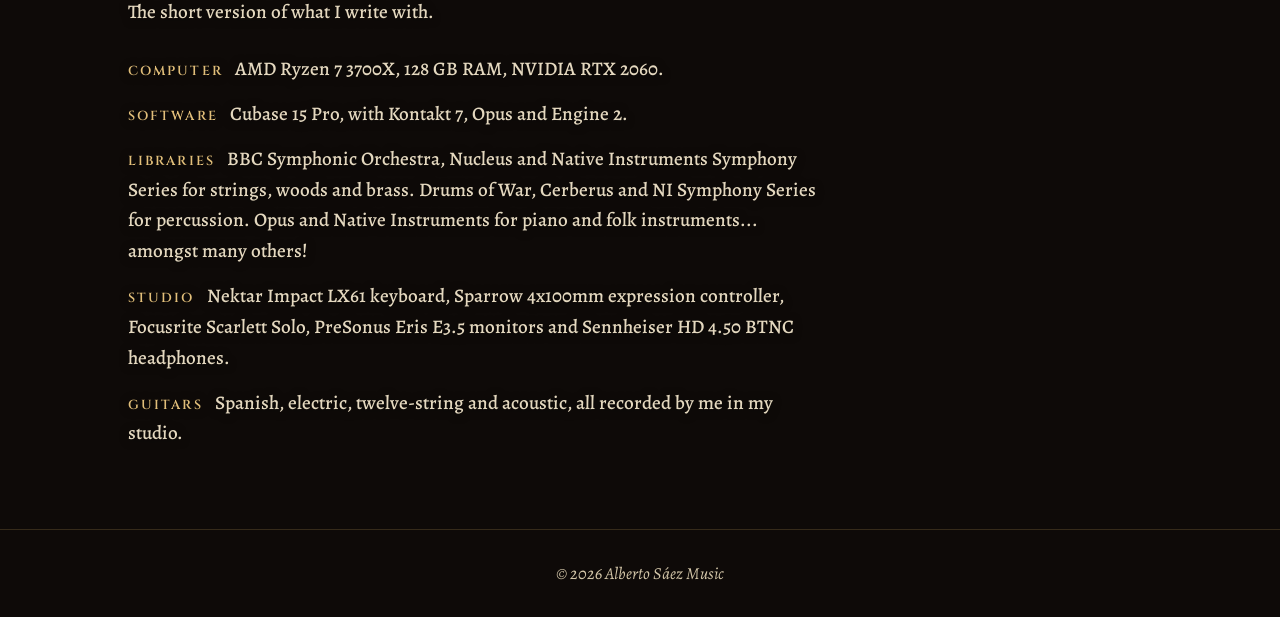
<file: workflow-setup/index.html>
<!DOCTYPE html>
<html lang="en">
<head>
  <meta charset="UTF-8" />
  <meta name="viewport" content="width=device-width, initial-scale=1" />
  <title>Game Music Workflow &amp; Studio Setup | Alberto Sáez Music</title>
  <meta name="description" content="How Alberto Sáez works with game developers, from creative questionnaire to final delivery, plus the DAW, sample libraries and gear behind the music." />
  <meta name="robots" content="index, follow, max-image-preview:large, max-snippet:-1, max-video-preview:-1" />
  <link rel="canonical" href="https://albertosaezmusic.netlify.app/workflow-setup/" />
  <meta name="author" content="Alberto Sáez" />
  <meta name="theme-color" content="#120d0a" />
  <link rel="icon" href="/favicon.ico" sizes="48x48" />
  <link rel="icon" type="image/png" sizes="32x32" href="/favicon-32.png" />
  <link rel="icon" type="image/png" sizes="192x192" href="/favicon-192.png" />
  <link rel="apple-touch-icon" href="/apple-touch-icon.png" />
  <meta property="og:type" content="website" />
  <meta property="og:site_name" content="Alberto Sáez Music" />
  <meta property="og:locale" content="en_US" />
  <meta property="og:title" content="Game Music Workflow &amp; Studio Setup | Alberto Sáez Music" />
  <meta property="og:description" content="How Alberto Sáez works with game developers, from creative questionnaire to final delivery, plus the DAW, sample libraries and gear behind the music." />
  <meta property="og:url" content="https://albertosaezmusic.netlify.app/workflow-setup/" />
  <meta property="og:image" content="https://albertosaezmusic.netlify.app/social-share.jpg" />
  <meta property="og:image:width" content="1200" />
  <meta property="og:image:height" content="630" />
  <meta property="og:image:alt" content="Alberto Sáez Music, composer of music for videogames: studio with two monitors running Cubase" />
  <meta name="twitter:card" content="summary_large_image" />
  <meta name="twitter:title" content="Game Music Workflow &amp; Studio Setup | Alberto Sáez Music" />
  <meta name="twitter:description" content="How Alberto Sáez works with game developers, from creative questionnaire to final delivery, plus the DAW, sample libraries and gear behind the music." />
  <meta name="twitter:image" content="https://albertosaezmusic.netlify.app/social-share.jpg" />
  <script type="application/ld+json">{"@context": "https://schema.org", "@graph": [{"@type": "WebSite", "@id": "https://albertosaezmusic.netlify.app/#website", "url": "https://albertosaezmusic.netlify.app/", "name": "Alberto Sáez Music", "inLanguage": "en", "publisher": {"@id": "https://albertosaezmusic.netlify.app/#person"}}, {"@type": "Person", "@id": "https://albertosaezmusic.netlify.app/#person", "name": "Alberto Sáez", "alternateName": "Alberto Sáez Music", "jobTitle": "Composer", "description": "Composer · Music for videogames, RPGs, D&D campaigns and fantasy worlds.", "url": "https://albertosaezmusic.netlify.app/", "image": "https://albertosaezmusic.netlify.app/social-share.jpg", "sameAs": ["https://www.youtube.com/@alberthormusicyt"], "knowsAbout": ["Video game music", "Orchestral music", "Fantasy music", "Dark fantasy music", "Ethnic orchestral music", "RPG soundtracks"], "address": {"@type": "PostalAddress", "addressLocality": "Valencia", "addressCountry": "ES"}}, {"@type": "WebPage", "@id": "https://albertosaezmusic.netlify.app/workflow-setup/#webpage", "url": "https://albertosaezmusic.netlify.app/workflow-setup/", "name": "Game Music Workflow & Studio Setup | Alberto Sáez Music", "description": "How Alberto Sáez works with game developers, from creative questionnaire to final delivery, plus the DAW, sample libraries and gear behind the music.", "inLanguage": "en", "isPartOf": {"@id": "https://albertosaezmusic.netlify.app/#website"}, "primaryImageOfPage": {"@type": "ImageObject", "url": "https://albertosaezmusic.netlify.app/social-share.jpg"}, "about": {"@id": "https://albertosaezmusic.netlify.app/#person"}}, {"@type": "BreadcrumbList", "itemListElement": [{"@type": "ListItem", "position": 1, "name": "Home", "item": "https://albertosaezmusic.netlify.app/"}, {"@type": "ListItem", "position": 2, "name": "Game Music Workflow & Studio Setup", "item": "https://albertosaezmusic.netlify.app/workflow-setup/"}]}]}</script>
  <link rel="preconnect" href="https://fonts.googleapis.com" />
  <link rel="preconnect" href="https://fonts.gstatic.com" crossorigin />
  <link href="https://fonts.googleapis.com/css2?family=Cinzel:wght@400;600;700&family=Cinzel+Decorative:wght@400;700&family=Alegreya:ital,wght@0,500;0,700;1,500&display=swap" rel="stylesheet" />
  <link rel="stylesheet" href="/styles.css" />
  
</head>
<body data-page="workflow">
  
  <a class="skip" href="#view">Skip to content</a>
  <header class="site-header">
    <a class="brand" href="/" id="brand">Alberto Sáez Music</a>
    <button class="menu-toggle" id="menu-toggle" type="button" aria-expanded="false" aria-controls="tabs" aria-label="Open menu">
      <svg viewBox="0 0 24 24" width="22" height="22" fill="none" stroke="currentColor" stroke-width="2" stroke-linecap="round" aria-hidden="true"><path d="M4 7h16M4 12h16M4 17h16"/></svg>
      <span>Menu</span>
    </button>
    <nav class="tabs" id="tabs" aria-label="Main"><a href="/" role="link">Portfolio</a><a href="/about/" role="link">About me</a><a href="/workflow-setup/" role="link" class="active" aria-current="page">Workflow &amp; setup</a><a href="/others/" role="link">Others</a></nav>
  </header>

  <main id="view" tabindex="-1" class="fade">
        <header class="page-head"><div class="wrap"><h1>Workflow &amp; setup</h1><div class="divider"><i></i></div><p class="lead">This is how a project runs when you work with me, whether we do it in person or remotely.</p></div></header>
        <div class="page-body wrap">
          <div class="phase reveal">
            <p class="eyebrow">Before we start</p>
            <h3>Creative Questionnaire</h3>
            <p>Before working on any track, we start with a creative questionnaire, a kind of assessment of the project's sonic palette. It helps me understand the developer's references and the overall tone the game should have.</p>
          </div>
          <h3 class="subhead">Track by track</h3>
          <p class="track-intro">For each track, the developer gives me specific instructions, and every track then follows the same four steps.</p>
          <ol class="steps">
            <li class="reveal"><h3>1. Idea and sketch</h3><p>I begin with a very basic MIDI version in which the instrumental lines and the main idea can be heard, even if it sounds rough compared to the final result. The purpose is to validate the sketch before committing to the final version. I send it to the developer as a WAV, and once it is approved, the real work begins.</p></li><li class="reveal"><h3>2. Orchestration and arrangement</h3><p>Here the sketch becomes the actual piece. I work on dynamics, layers, expression, realism and depth, building the full orchestration on top of the approved idea.</p></li><li class="reveal"><h3>3. Mixing</h3><p>Once the arrangement is finished, I export the stems and move on to the mix: level normalization, EQ, reverb and whatever else the track needs.</p></li><li class="reveal"><h3>4. Delivery</h3><p>I deliver the music in an implementation-ready format, together with implementation instructions whenever they are needed.</p></li>
          </ol>
          <div class="phase daily reveal"><p class="eyebrow">Day to day</p><h3>Communication and files</h3><p>Day-to-day communication usually happens over Discord, and we share all files through a shared Google Drive folder.</p></div>
          
          
      <section class="setup reveal">
        <h3 class="subhead">My set up</h3>
        <p class="track-intro">The short version of what I write with.</p>
        <ul class="setup-list">
          <li><strong>Computer</strong> AMD Ryzen 7 3700X, 128 GB RAM, NVIDIA RTX 2060.</li><li><strong>Software</strong> Cubase 15 Pro, with Kontakt 7, Opus and Engine 2.</li><li><strong>Libraries</strong> BBC Symphonic Orchestra, Nucleus and Native Instruments Symphony Series for strings, woods and brass. Drums of War, Cerberus and NI Symphony Series for percussion. Opus and Native Instruments for piano and folk instruments... amongst many others!</li><li><strong>Studio</strong> Nektar Impact LX61 keyboard, Sparrow 4x100mm expression controller, Focusrite Scarlett Solo, PreSonus Eris E3.5 monitors and Sennheiser HD 4.50 BTNC headphones.</li><li><strong>Guitars</strong> Spanish, electric, twelve-string and acoustic, all recorded by me in my studio.</li>
        </ul>
      </section>
        </div></main>

  <footer class="site-footer"><span id="footer-text">© 2026 Alberto Sáez Music</span></footer>
  <button type="button" class="to-top" id="to-top" aria-label="Back to top"><svg viewBox="0 0 24 24" width="22" height="22" fill="none" stroke="currentColor" stroke-width="2" stroke-linecap="round" stroke-linejoin="round" aria-hidden="true"><path d="M6 15l6-6 6 6"/></svg></button>

  <script src="/site.js" defer></script>
  
  
</body>
</html>
</file>
<file: styles.css>
:root {
  --bg: #0e0a08;
  --bg2: #17110d;
  --surface: #1b1410;
  --line: rgba(201, 164, 92, .22);
  --line-strong: rgba(201, 164, 92, .55);
  --text: #f0e6d0;
  --soft: #e4d8bf;
  --muted: #d3c6a8;
  --accent: #c9a45c;
  --gold: #e2bf7a;
  --radius: 6px;
  --display: "Cinzel", "Trajan Pro", Georgia, serif;
  --deco: "Cinzel Decorative", "Cinzel", Georgia, serif;
  --body: "Alegreya", "EB Garamond", Georgia, "Times New Roman", serif;
  --noise: url("data:image/svg+xml,%3Csvg xmlns='http://www.w3.org/2000/svg' width='180' height='180'%3E%3Cfilter id='n'%3E%3CfeTurbulence type='fractalNoise' baseFrequency='.8' numOctaves='2' stitchTiles='stitch'/%3E%3C/filter%3E%3Crect width='100%25' height='100%25' filter='url(%23n)' opacity='.06'/%3E%3C/svg%3E");
}
* { box-sizing: border-box; }
html { scroll-behavior: smooth; -webkit-text-size-adjust: 100%; text-size-adjust: 100%; }
body {
  margin: 0;
  color: var(--text);
  font: 500 1.2rem/1.6 var(--body);
  min-height: 100vh;
  display: flex;
  flex-direction: column;
  background-color: var(--bg);
  overflow-x: hidden;
}
body::after {
  content: ""; position: fixed; inset: 0; z-index: -1; pointer-events: none; background: var(--noise);
}
a { color: inherit; }

/* fondo difuminado con tu foto: solo en Portfolio y Others */
body::before {
  content: ""; position: fixed; inset: -24px; z-index: -2; opacity: 0; pointer-events: none;
  background: url("fondo.jpg") 62% center / cover no-repeat;
  filter: blur(4px) saturate(.9);
  transition: opacity .4s;
}
body[data-page="portfolio"]::before, body[data-page="workflow"]::before { opacity: 1; }
body[data-page="workflow"]::before { background: url("setup-bg.jpg") center 38% / cover no-repeat; }
body[data-page="portfolio"]::after, body[data-page="others"]::after, body[data-page="workflow"]::after {
  background:
    linear-gradient(90deg, rgba(14, 10, 8, .84) 0%, rgba(14, 10, 8, .72) 60%, rgba(14, 10, 8, .6) 100%),
    var(--noise);
}
body[data-page="portfolio"] main, body[data-page="others"] main, body[data-page="workflow"] main { text-shadow: 0 1px 8px rgba(0, 0, 0, .55); }
.wrap { width: min(1120px, 100%); margin: 0 auto; padding-left: clamp(1.1rem, 4vw, 3rem); padding-right: clamp(1.1rem, 4vw, 3rem); }

/* cabecera + pestañas */
.site-header {
  position: sticky; top: 0; z-index: 10;
  display: flex; align-items: center; justify-content: space-between; gap: 1rem;
  padding: .8rem clamp(1rem, 4vw, 3rem);
  background: rgba(14, 10, 8, .88);
  backdrop-filter: blur(10px);
  border-bottom: 1px solid var(--line);
}
.brand { font: 700 1.1rem var(--deco); letter-spacing: .06em; text-decoration: none; white-space: nowrap; color: var(--gold); }
.tabs { display: flex; gap: .2rem; }
.tabs a {
  display: inline-block; text-decoration: none;
  font: 600 .85rem var(--display); letter-spacing: .1em; text-transform: uppercase;
  color: var(--muted); background: none; border: 0; border-bottom: 2px solid transparent; cursor: pointer;
  padding: .6rem .85rem; white-space: nowrap;
  transition: color .2s, border-color .2s, background .2s;
}
.tabs a:hover { color: var(--text); }
.tabs a.active { color: var(--gold); border-bottom-color: var(--accent); }
.tabs a:focus-visible, .linkbtn:focus-visible, .menu-toggle:focus-visible { outline: 2px solid var(--gold); outline-offset: 2px; }

/* botón de menú (solo en pantallas pequeñas) */
.menu-toggle {
  display: none; align-items: center; gap: .55rem; cursor: pointer;
  font: 600 .85rem var(--display); letter-spacing: .1em; text-transform: uppercase;
  color: var(--gold); background: rgba(201, 164, 92, .06);
  border: 1px solid var(--line-strong); border-radius: 4px;
  padding: .5rem .9rem; min-height: 44px;
}

/* contenido */
main { flex: 1; outline: none; }
main.fade { animation: fade .5s ease both; }
@keyframes fade { from { opacity: 0; transform: translateY(8px); } to { opacity: 1; transform: none; } }

h1, h2, h3 { font-family: var(--display); font-weight: 600; line-height: 1.2; margin: 0 0 .6rem; }
h1 { font: 400 clamp(2.5rem, 6.4vw, 4.8rem)/1.08 var(--deco); color: var(--text); text-shadow: 0 2px 30px rgba(0, 0, 0, .6); margin-bottom: .8rem; }
h2 { font-size: clamp(1.7rem, 3.6vw, 2.4rem); letter-spacing: .06em; color: var(--gold); margin-bottom: .4rem; }
h3 { font-size: 1.15rem; letter-spacing: .05em; }
.eyebrow { color: var(--gold); font: 600 .85rem var(--display); text-transform: uppercase; letter-spacing: .22em; margin: 0 0 1.1rem; }
.lead { font: italic 500 1.4rem/1.45 var(--body); color: var(--muted); margin: 0 0 1.2rem; }
.muted { color: var(--muted); }

/* separador ornamental */
.divider { display: flex; align-items: center; gap: .8rem; max-width: 300px; margin: .9rem 0 1.5rem; }
.divider::before, .divider::after { content: ""; flex: 1; height: 1px; background: linear-gradient(90deg, transparent, var(--accent)); }
.divider::after { background: linear-gradient(270deg, transparent, var(--accent)); }
.divider i { width: 8px; height: 8px; background: var(--accent); transform: rotate(45deg); }

/* portada */
.hero {
  position: relative; display: flex; align-items: center; overflow: hidden;
  min-height: min(84vh, 700px); border-bottom: 1px solid var(--line);
}
.hero-media {
  position: absolute; inset: 0;
  background: url("fondo.jpg") right center / auto 112% no-repeat;
}
.hero-media::after {
  content: ""; position: absolute; inset: 0;
  background:
    linear-gradient(90deg, var(--bg) 0%, var(--bg) 33%, rgba(14, 10, 8, .62) 56%, rgba(14, 10, 8, .08) 100%),
    linear-gradient(0deg, var(--bg) 0%, transparent 20%);
}
.hero-inner { position: relative; padding-top: 5rem; padding-bottom: 5rem; }
.hero-inner > * { max-width: 620px; }
.contact { margin-top: 2rem; }
.contact .eyebrow { margin-bottom: .4rem; }
.contact .badges { margin-top: .6rem; }

/* bandas de sección */
.band { padding: clamp(3rem, 7vw, 5rem) 0; }
.band.alt { background: linear-gradient(180deg, var(--bg2), var(--bg)); border-top: 1px solid var(--line); border-bottom: 1px solid var(--line); }
#reel { scroll-margin-top: 70px; }
.band .video { margin-top: 1.8rem; max-width: 900px; box-shadow: 0 20px 50px rgba(0, 0, 0, .5); }

.two-col { display: grid; grid-template-columns: 1.55fr 1fr; gap: clamp(2rem, 5vw, 4.5rem); align-items: start; }
.about-text p { max-width: 62ch; color: var(--soft); }
.about-text h2 + .divider + p { font-size: 1.32rem; color: var(--text); }

/* cuadro "de un vistazo" */
.glance {
  background: var(--surface); border: 1px solid var(--line); border-radius: var(--radius);
  padding: 1.6rem 1.7rem; border-top: 2px solid var(--accent);
}
.glance dl { margin: 0; display: grid; gap: 1.1rem; }
.glance dt { color: var(--gold); font: 600 .78rem var(--display); letter-spacing: .2em; text-transform: uppercase; margin-bottom: .1rem; }
.glance dd { margin: 0; color: var(--text); font-size: 1.2rem; }

/* botones */
.links { display: flex; flex-wrap: wrap; gap: .8rem; margin-top: 1.6rem; }
.linkbtn {
  display: inline-flex; align-items: center; justify-content: center; gap: .6rem; cursor: pointer;
  font: 600 .85rem var(--display); letter-spacing: .1em; text-transform: uppercase; text-decoration: none;
  color: var(--gold); background: rgba(14, 10, 8, .5);
  border: 1px solid var(--line-strong); border-radius: 4px;
  padding: .75rem 1.3rem; min-height: 48px;
  transition: background .2s, border-color .2s, transform .2s, box-shadow .2s;
}
.linkbtn:hover { background: rgba(201, 164, 92, .14); border-color: var(--gold); transform: translateY(-2px); }
.linkbtn.primary {
  background: linear-gradient(180deg, #ecca87, #c9a45c); color: #1a120c; border-color: #ecca87;
  box-shadow: 0 6px 24px rgba(201, 164, 92, .28);
}
.linkbtn.primary:hover { background: linear-gradient(180deg, #f3d595, #d4af68); box-shadow: 0 8px 28px rgba(201, 164, 92, .4); }
.linkbtn .ico { width: 20px; height: 20px; flex: none; }
.linkbtn .ico.logo { width: 24px; height: 24px; object-fit: contain; }

/* fila de iconos (logos) */
.badges { display: flex; flex-wrap: wrap; align-items: center; gap: 1.4rem; margin-top: 1.8rem; }
.badge {
  display: inline-flex; align-items: center; justify-content: center; min-width: 52px; height: 56px;
  background: none; border: 0; padding: 0; cursor: pointer; color: var(--gold);
  transition: transform .2s, filter .2s;
}
.badge:hover { transform: translateY(-4px); filter: brightness(1.12) drop-shadow(0 6px 10px rgba(0, 0, 0, .5)); }
.badge:focus-visible { outline: 2px solid var(--gold); outline-offset: 4px; border-radius: 6px; }
.badge .ico { width: 30px; height: 30px; }
.badge .ico.logo { width: auto; height: 46px; max-width: 74px; object-fit: contain; }

/* aviso "copiado" */
#toast {
  position: fixed; left: 50%; bottom: 2rem; transform: translate(-50%, 20px); opacity: 0; pointer-events: none;
  background: #2a1b14; color: var(--text); border: 1px solid var(--accent); border-radius: 4px;
  padding: .7rem 1.3rem; font: 600 .9rem var(--display); letter-spacing: .06em; z-index: 50;
  transition: opacity .25s, transform .25s;
}
#toast.show { opacity: 1; transform: translate(-50%, 0); }

/* vídeo */
.video {
  position: relative; width: 100%; aspect-ratio: 16/9;
  background: #000 center/cover no-repeat; border-radius: var(--radius); overflow: hidden;
  cursor: pointer;
}
.video iframe { position: absolute; inset: 0; width: 100%; height: 100%; border: 0; }
.video .play {
  position: absolute; inset: 0; width: 100%; border: 0; cursor: pointer;
  background: linear-gradient(transparent 45%, rgba(18, 8, 4, .7));
  display: grid; place-items: center;
}
.video .play span {
  width: 68px; height: 68px; border-radius: 50%; background: var(--accent);
  display: grid; place-items: center; transition: transform .2s;
  box-shadow: 0 0 0 5px rgba(14, 10, 8, .5), 0 0 0 6px var(--accent);
}
.video .play span::after { content: ""; border-left: 18px solid var(--bg); border-top: 11px solid transparent; border-bottom: 11px solid transparent; margin-left: 5px; }
.video:hover .play span { transform: scale(1.1); }
.pl { position: absolute; left: 1rem; bottom: .8rem; font-size: .95rem; color: #fff; }
.page-body > .video { margin-top: 2rem; }

/* cabecera de cada página */
.page-head {
  padding: clamp(2.4rem, 6vw, 4.2rem) 0 clamp(1rem, 2.5vw, 1.6rem);
  background: radial-gradient(ellipse 60% 120% at 15% 0%, rgba(201, 164, 92, .10), transparent 70%);
  border-bottom: 1px solid var(--line);
}
.page-head .lead { margin-bottom: 0; }
.page-body { padding-top: clamp(2rem, 5vw, 3.2rem); padding-bottom: clamp(3rem, 7vw, 5rem); }

/* tarjetas */
.grid { display: grid; grid-template-columns: repeat(auto-fit, minmax(min(100%, 290px), 1fr)); gap: 1.5rem; align-items: stretch; }
.grid .card { display: flex; flex-direction: column; }
.grid .card-body { flex: 1; }
.card {
  background: var(--surface); border: 1px solid var(--line); border-radius: 8px; overflow: hidden;
  transition: transform .25s, border-color .25s, box-shadow .25s;
}
.card:hover { transform: translateY(-4px); border-color: var(--line-strong); box-shadow: 0 18px 40px rgba(0, 0, 0, .45); }
.card .video { border-radius: 0; }
.card-body { padding: 1.2rem 1.4rem 1.5rem; }
.card-body p { color: var(--muted); margin: 0; font-size: 1.1rem; }
.card-body h3 { margin-bottom: 0; }
.meta { color: var(--gold); font: 600 .78rem var(--display); text-transform: uppercase; letter-spacing: .18em; margin-bottom: .4rem; }

/* lista de juegos */
.games { margin-top: clamp(3rem, 6vw, 4.5rem); }
.gamelist { list-style: none; counter-reset: game; margin: 1.4rem 0 0; padding: 0; border-top: 1px solid var(--line); }
.gamelist li { counter-increment: game; position: relative; padding: 1.3rem 0 1.3rem 3.6rem; border-bottom: 1px solid var(--line); }
.gamelist li::before {
  content: counter(game, decimal-leading-zero); position: absolute; left: 0; top: 1.3rem;
  font: 600 1.5rem var(--display); color: var(--accent); opacity: .85;
}
.gamelist p { margin: 0; }
.g-line { font-size: 1.25rem; color: var(--text); }
.g-line strong { font: 600 1.2rem var(--display); letter-spacing: .05em; color: var(--text); }
.g-years { color: var(--muted); font-style: italic; }
.g-meta { color: var(--soft); font-size: 1.08rem; margin-top: .2rem; }
.spotify { display: block; width: 100%; border: 0; border-radius: 12px; }
.card .spotify { border-radius: 0; }
.steam-wrap { margin-top: 1rem; max-width: 646px; }
.steam { display: block; width: 100%; max-width: 646px; height: 190px; border: 0; border-radius: 4px; }

/* set up */
.specs { margin: 0; border-top: 1px solid var(--line); }
.specs > div { display: grid; grid-template-columns: minmax(150px, 230px) 1fr; gap: 1rem; padding: 1rem 0; border-bottom: 1px solid var(--line); }
.specs dt { color: var(--gold); font: 600 .82rem var(--display); text-transform: uppercase; letter-spacing: .16em; padding-top: .3rem; }
.specs dd { margin: 0; }
.specs dd strong { font-weight: 700; }
.specs dd span { display: block; color: var(--muted); font-size: 1.08rem; }
.specs .aside p { grid-column: 2; margin: 0; font-style: italic; color: var(--muted); }

/* workflow */
.steps { list-style: none; margin: 2rem 0 0; padding: 0; display: grid; gap: 1.4rem; }
.steps li { position: relative; border-left: 1px solid var(--line-strong); padding: .2rem 0 .2rem 1.8rem; }
.steps li::before { content: ""; position: absolute; left: -5px; top: .65rem; width: 9px; height: 9px; background: var(--accent); transform: rotate(45deg); }
.steps p { margin: 0; color: var(--soft); max-width: 70ch; }

.phase {
  margin: 0 0 2.5rem; padding: 1.5rem 1.8rem 1.7rem;
  background: var(--surface); border: 1px solid var(--line); border-left: 3px solid var(--accent); border-radius: var(--radius);
}
.phase .eyebrow { margin: 0 0 .5rem; }
.phase p:last-child { margin: 0; color: var(--soft); max-width: 70ch; }
.phase.daily { margin: 2.6rem 0 0; }
.subhead { margin: 0 0 .4rem; font-size: 1.5rem; letter-spacing: .08em; color: var(--gold); }
.track-intro { margin: 0 0 1.6rem; color: var(--soft); }

/* set up resumido */
.setup { margin-top: clamp(3rem, 6vw, 4.5rem); padding-top: 2.2rem; border-top: 1px solid var(--line); }
.setup-list { list-style: none; margin: 1.2rem 0 0; padding: 0; display: grid; gap: .9rem; max-width: 70ch; }
.setup-list li { color: var(--soft); }
.setup-list strong { color: var(--gold); font: 600 .82rem var(--display); letter-spacing: .16em; text-transform: uppercase; margin-right: .5rem; }

/* others */
.blocks { display: grid; gap: 1.6rem; }
.panel {
  background: var(--surface); border: 1px solid var(--line); border-radius: var(--radius);
  padding: 1.7rem 1.9rem 1.9rem; border-left: 3px solid var(--accent);
}
.panel h3 { color: var(--gold); font-size: 1.2rem; letter-spacing: .1em; }
.panel p { margin: 0; color: var(--soft); max-width: 68ch; }
.panel .links { margin-top: 1.4rem; }
.embeds { display: grid; grid-template-columns: repeat(auto-fit, minmax(min(100%, 340px), 1fr)); gap: 1.6rem; margin-top: 1.6rem; }
.embeds figure { margin: 0; }
.embeds figcaption { color: var(--gold); font: 600 .85rem var(--display); letter-spacing: .14em; text-transform: uppercase; margin-bottom: .6rem; }
.lead.soon { margin-top: 1rem; }

.site-footer { text-align: center; color: var(--muted); font: italic 1.05rem var(--body); padding: 2rem 1rem; border-top: 1px solid var(--line); }

/* ---------- Pantallas medianas y pequeñas: menú desplegable ---------- */
@media (max-width: 960px) {
  .menu-toggle { display: inline-flex; }
  .tabs {
    display: none; position: absolute; top: 100%; left: 0; right: 0;
    flex-direction: column; gap: .2rem;
    padding: .6rem clamp(1rem, 4vw, 3rem) 1rem;
    background: #0e0a08; border-bottom: 1px solid var(--line);
    box-shadow: 0 18px 30px rgba(0, 0, 0, .5);
  }
  .site-header.open .tabs { display: flex; }
  .tabs a { text-align: left; padding: .9rem 1rem; font-size: 1rem; min-height: 48px; border-bottom: 0; border-left: 2px solid transparent; }
  .tabs a.active { border-left-color: var(--accent); background: rgba(201, 164, 92, .08); }
  .two-col { grid-template-columns: 1fr; }
  .hero-media { background-size: auto 100%; background-position: 78% center; }
}

/* ---------- Móvil ---------- */
@media (max-width: 720px) {
  body { font-size: 1.12rem; line-height: 1.55; }
  body::before { background-position: 72% center; }
  body[data-page="workflow"]::before { background-position: 40% 35%; }
  body[data-page="portfolio"]::after, body[data-page="others"]::after, body[data-page="workflow"]::after {
    background: linear-gradient(rgba(14, 10, 8, .62), rgba(14, 10, 8, .74)), var(--noise);
  }
  .brand { font-size: 1rem; }
  .eyebrow { font-size: .8rem; letter-spacing: .16em; }
  .lead { font-size: 1.25rem; }
  .hero { display: block; min-height: 0; }
  .hero-media { position: relative; height: 310px; background-size: cover; background-position: 62% 40%; }
  .hero-media::after { background: linear-gradient(0deg, var(--bg) 0%, rgba(14, 10, 8, .25) 55%, rgba(14, 10, 8, .1) 100%); }
  .hero-inner { margin-top: -90px; padding-top: 0; padding-bottom: 2.6rem; }
  .links { display: grid; grid-template-columns: 1fr; gap: .7rem; }
  .linkbtn { width: 100%; padding: .8rem 1rem; font-size: .8rem; }
  .specs > div { grid-template-columns: 1fr; gap: .2rem; }
  .specs .aside p { grid-column: 1; }
  .phase, .panel { padding: 1.2rem 1.2rem 1.4rem; }
  .steps li { padding-left: 1.4rem; }
  .gamelist li { padding-left: 2.9rem; }
  .gamelist li::before { font-size: 1.25rem; }
  .video .play span { width: 56px; height: 56px; }
  #toast { width: calc(100% - 2rem); text-align: center; bottom: 1rem; }
}
@media (prefers-reduced-motion: reduce) { * { animation: none !important; transition: none !important; } html { scroll-behavior: auto; } }

/* aparición suave al hacer scroll (solo si hay JavaScript) */
.js .reveal { opacity: 0; transform: translateY(18px); transition: opacity .7s ease, transform .7s ease; }
.js .reveal.in { opacity: 1; transform: none; }

/* botón de volver arriba */
.to-top {
  position: fixed; right: 1.1rem; bottom: 1.1rem; z-index: 40; width: 46px; height: 46px; display: grid; place-items: center;
  color: var(--gold); background: rgba(14, 10, 8, .88); border: 1px solid var(--line-strong); border-radius: 50%; cursor: pointer;
  opacity: 0; transform: translateY(10px); pointer-events: none; transition: opacity .3s, transform .3s, background .2s;
  backdrop-filter: blur(6px);
}
.to-top.show { opacity: 1; transform: none; pointer-events: auto; }
.to-top:hover { background: rgba(201, 164, 92, .18); }
.to-top:focus-visible { outline: 2px solid var(--gold); outline-offset: 2px; }

/* formulario de contacto */
.contact-form { max-width: 720px; margin-top: 1.6rem; display: grid; gap: 1.1rem; }
.contact-form .f-row { display: grid; grid-template-columns: 1fr 1fr; gap: 1.1rem; }
.contact-form label { display: grid; gap: .4rem; font: 600 .85rem var(--display); letter-spacing: .14em; text-transform: uppercase; color: var(--gold); }
.contact-form input, .contact-form textarea {
  font: 500 1.15rem var(--body); color: var(--text); background: rgba(27, 20, 16, .85);
  border: 1px solid var(--line-strong); border-radius: 4px; padding: .75rem .9rem; width: 100%; letter-spacing: 0; text-transform: none;
}
.contact-form input:focus-visible, .contact-form textarea:focus-visible { outline: 2px solid var(--gold); outline-offset: 1px; }
.contact-form textarea { resize: vertical; min-height: 9rem; }
.contact-form .linkbtn { justify-self: start; cursor: pointer; font-family: var(--display); }
.contact-form .hp { position: absolute; left: -9999px; height: 0; overflow: hidden; }
@media (max-width: 720px) { .contact-form .f-row { grid-template-columns: 1fr; } .to-top { right: .8rem; bottom: .8rem; } }
.msg-page { text-align: center; padding: clamp(4rem, 12vw, 8rem) 0; }
.msg-page .linkbtn { margin-top: 1.6rem; }
.skip { position: absolute; left: -9999px; top: 0; z-index: 100; background: var(--gold); color: #120d0a; padding: .6rem 1rem; font: 600 .9rem var(--display); }
.skip:focus { left: .5rem; top: .5rem; }

/* reels: géneros y ambientes donde funciona cada uno */
.card .video .play { place-items: end start; padding: 0 0 .9rem 1rem; background: linear-gradient(transparent 55%, rgba(18, 8, 4, .75)); }
.card .video .play span { width: 46px; height: 46px; box-shadow: 0 0 0 3px rgba(14, 10, 8, .55), 0 0 0 4px var(--accent); }
.card .video .play span::after { border-left-width: 13px; border-top-width: 8px; border-bottom-width: 8px; margin-left: 4px; }
.tags { list-style: none; margin: .9rem 0 0; padding: 0; display: flex; flex-wrap: wrap; gap: .4rem; }
.tags li { font: 600 .78rem var(--display); letter-spacing: .12em; text-transform: uppercase; color: #120d0a; background: var(--accent); border-radius: 3px; padding: .25rem .55rem; }
.scenes-label { margin: 1.1rem 0 .5rem !important; font: 600 .78rem var(--display); letter-spacing: .18em; text-transform: uppercase; color: var(--gold) !important; }
.scenes { list-style: none; margin: 0; padding: 0; display: flex; flex-wrap: wrap; gap: .4rem; }
.scenes li { font: 600 1rem var(--body); color: var(--text); border: 1px solid var(--line-strong); border-radius: 999px; padding: .2rem .8rem; }

/* About me: bloques con viñetas */
.about-intro { font-size: 1.3rem; color: var(--text); }
.ab-label { margin: 1.6rem 0 .5rem; font: 600 .85rem var(--display); letter-spacing: .2em; text-transform: uppercase; color: var(--gold); }
.ab-list { list-style: none; margin: 0; padding: 0; display: grid; gap: .55rem; }
.ab-list li { position: relative; padding-left: 1.3rem; }
.ab-list li::before { content: ""; position: absolute; left: .1rem; top: .62em; width: 7px; height: 7px; background: var(--accent); transform: rotate(45deg); }

/* Others: dos ilustraciones difuminadas que se funden una con otra */
.bg-slides { position: fixed; inset: -24px; z-index: -2; pointer-events: none; filter: blur(4px) saturate(.9); }
.bg-slides i { position: absolute; inset: 0; background: center / cover no-repeat; opacity: 0; animation: slidefade 18s ease-in-out infinite both; }
.bg-slides i:nth-child(1) { background-image: url("bg-north.jpg"); }
.bg-slides i:nth-child(2) { background-image: url("bg-forest.jpg"); animation-delay: 9s; }
@keyframes slidefade { 0% { opacity: 0; } 10% { opacity: 1; } 50% { opacity: 1; } 60% { opacity: 0; } 100% { opacity: 0; } }
@media (prefers-reduced-motion: reduce) { .bg-slides i:first-child { opacity: 1; } }

/* Others: imágenes más visibles (menos oscurecido y menos desenfoque) */
body[data-page="others"]::after { background: linear-gradient(rgba(14, 10, 8, .38), rgba(14, 10, 8, .52)), var(--noise); }
body[data-page="others"] .bg-slides { filter: blur(3px) saturate(1); }
body[data-page="others"] .page-head { background: rgba(14, 10, 8, .45); }
body[data-page="others"] .panel { background: rgba(27, 20, 16, .9); }
@media (max-width: 720px) { body[data-page="others"]::after { background: linear-gradient(rgba(14, 10, 8, .38), rgba(14, 10, 8, .52)), var(--noise); } }
</file>
